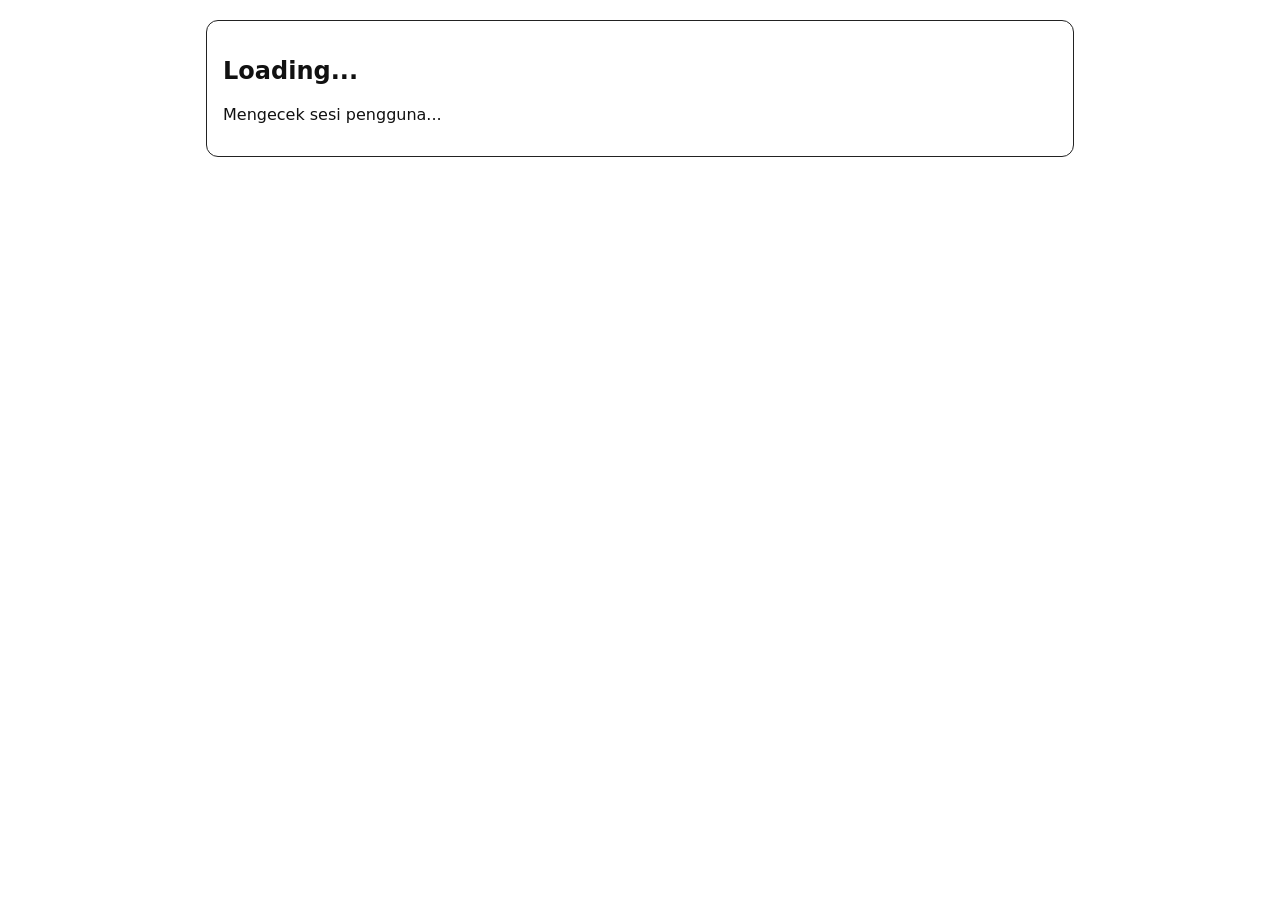
<file: Source-Code/index.html>
<!doctype html>
<html lang="id">
<head>
  <meta charset="utf-8">
  <meta
    name="viewport"
    content="width=device-width, initial-scale=1"
  >

  <title>Komunikasi Web</title>

  <link rel="stylesheet" href="./css/global.css">
</head>

<body>
  <div class="container">
    <div class="card">
      <h2>Loading...</h2>

      <p id="msg">
        Mengecek sesi pengguna...
      </p>
    </div>
  </div>

  <script type="module">
    import { supabase } from "./js/supabase.js";

    const msg = document.getElementById("msg");

    if (!supabase) {
      msg.textContent =
        "PHASE 2 OK - Supabase belum dikonfigurasi.";

      setTimeout(() => {
        location.href = "./login.html";
      }, 800);
    } else {
      const {
        data: { session }
      } = await supabase.auth.getSession();

      location.href = session
        ? "./pages/chat.html"
        : "./login.html";
    }
  </script>
</body>
</html>
</file>
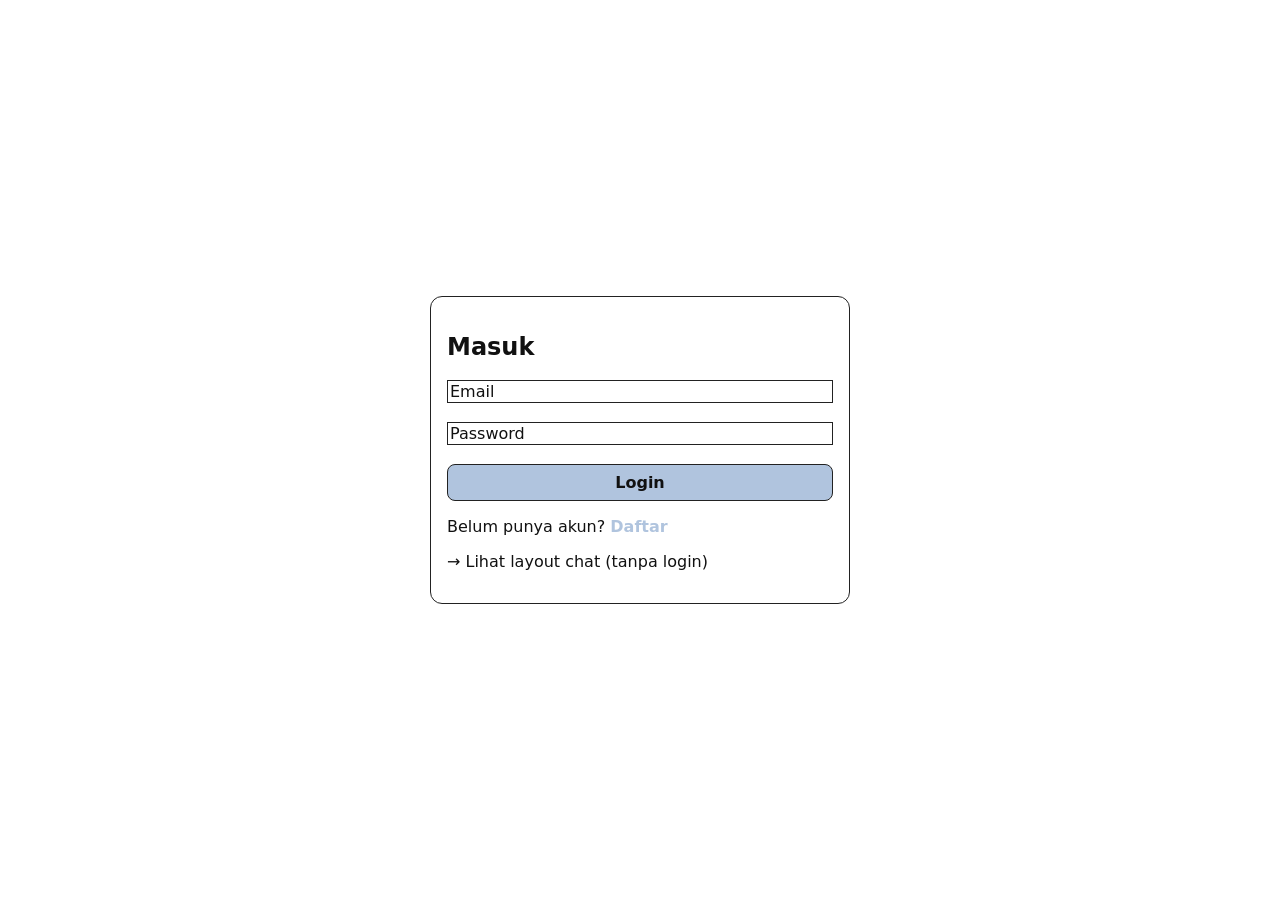
<file: Source-Code/login.html>
<!doctype html>
<html lang="id">
<head>
  <meta charset="utf-8">

  <meta
    name="viewport"
    content="width=device-width, initial-scale=1"
  >

  <title>Login - Komunikasi Web</title>

  <link rel="stylesheet" href="./css/global.css">
  <link rel="stylesheet" href="./css/auth.css">
</head>
<body class="auth-page">
  <div
    class="container"
    style="max-width: 420px"
  >
    <div class="card">
      <h2>Masuk</h2>

      <input
        id="email"
        type="email"
        placeholder="Email"
      >

      <br><br>

      <input
        id="pass"
        type="password"
        placeholder="Password"
      >

      <br><br>

      <button
        id="loginBtn"
        class="btn"
        type="button"
        style="width: 100%">
          Login
      </button>

      <p>
        Belum punya akun?
        <a
          href="./register.html"
          style="color: var(--steel); font-weight: 700"
        >
          Daftar
        </a>
      </p>

      <p>
        <a href="./pages/chat.html">
          → Lihat layout chat (tanpa login)
        </a>
      </p>
    </div>
  </div>
  <script type="module">
    import {
      signIn,
      checkSession
    } from "./js/auth.js";

    await checkSession(false);

    document
      .getElementById("loginBtn")
      .addEventListener("click", async () => {
        const email = document
          .getElementById("email")
          .value
          .trim();

        const password = document
          .getElementById("pass")
          .value;

        if (!email || !password) {
          alert("Email dan password wajib diisi.");
          return;
        }

        await signIn(email, password);
      });
  </script>
</body>
</html>
</file>
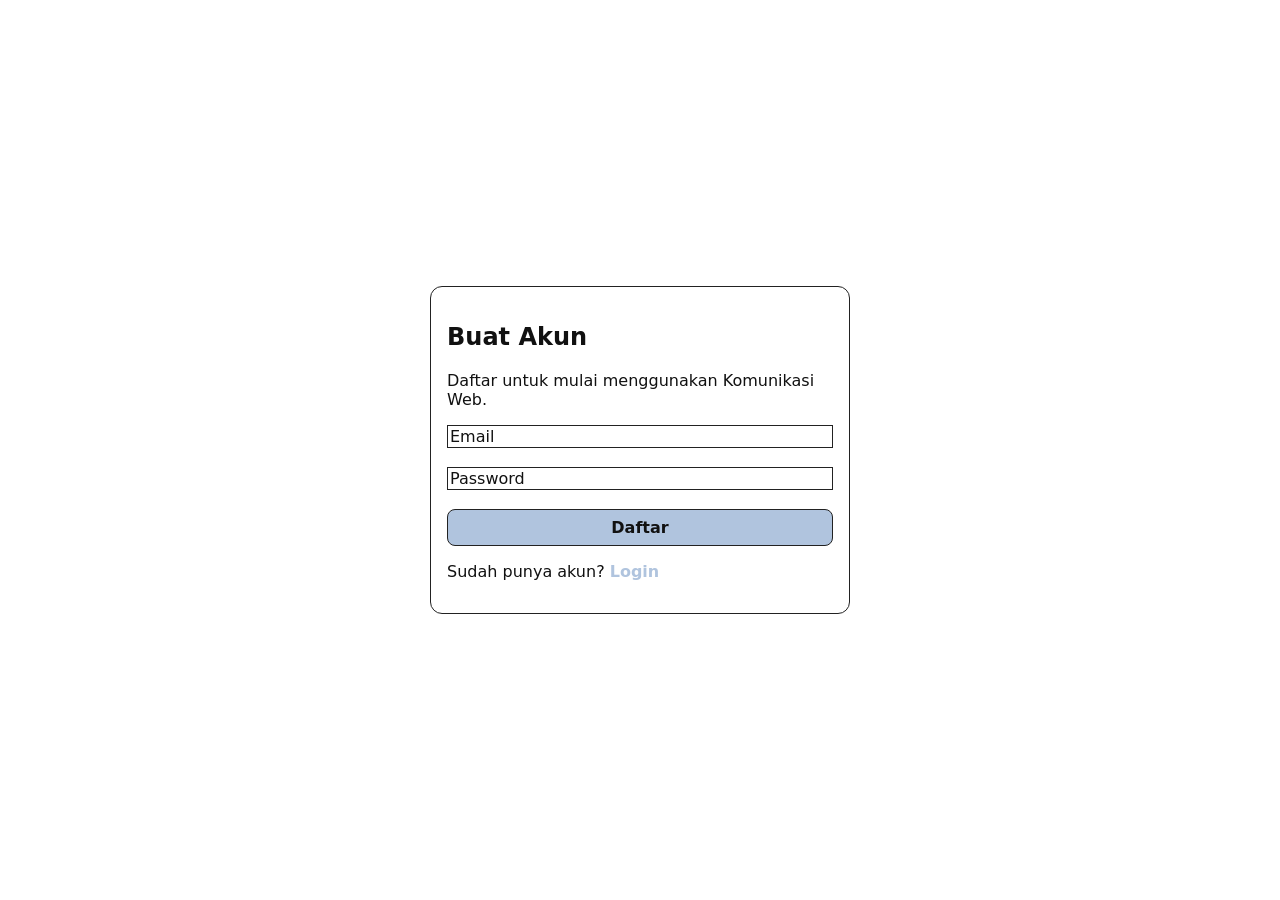
<file: Source-Code/register.html>
<!doctype html>
<html lang="id">
<head>
  <meta charset="utf-8">

  <meta
    name="viewport"
    content="width=device-width, initial-scale=1"
  >

  <title>Daftar - Komunikasi Web</title>

  <link rel="stylesheet" href="./css/global.css">
  <link rel="stylesheet" href="./css/auth.css">
</head>

<body class="auth-page">
  <div
    class="container"
    style="max-width: 420px"
  >
    <div class="card">
      <h2>Buat Akun</h2>

      <p>Daftar untuk mulai menggunakan Komunikasi Web.</p>

      <input
        id="email"
        type="email"
        placeholder="Email"
        autocomplete="email"
      >

      <br><br>

      <input
        id="pass"
        type="password"
        placeholder="Password"
        autocomplete="new-password"
      >

      <br><br>

      <button
        id="registerBtn"
        class="btn"
        type="button"
        style="width: 100%"
      >
        Daftar
      </button>

      <p>
        Sudah punya akun?
        <a
          href="./login.html"
          style="color: var(--steel); font-weight: 700"
        >
          Login
        </a>
      </p>
    </div>
  </div>

<script type="module">
    import {
        signUp,
        checkSession
        } from "./js/auth.js";

    await checkSession(false);

    document
        .getElementById("registerBtn")
        .addEventListener("click", async () => {
        const email = document
        .getElementById("email")
        .value
        .trim();

        const password = document
        .getElementById("pass")
        .value;

        if (!email || !password) {
            alert("Email dan password wajib diisi.");
            return;
        }

        if (password.length < 6) {
            alert("Password minimal 6 karakter.");
            return;
        }

        await signUp(email, password);
        });
</script>
</body>
</html>
</file>
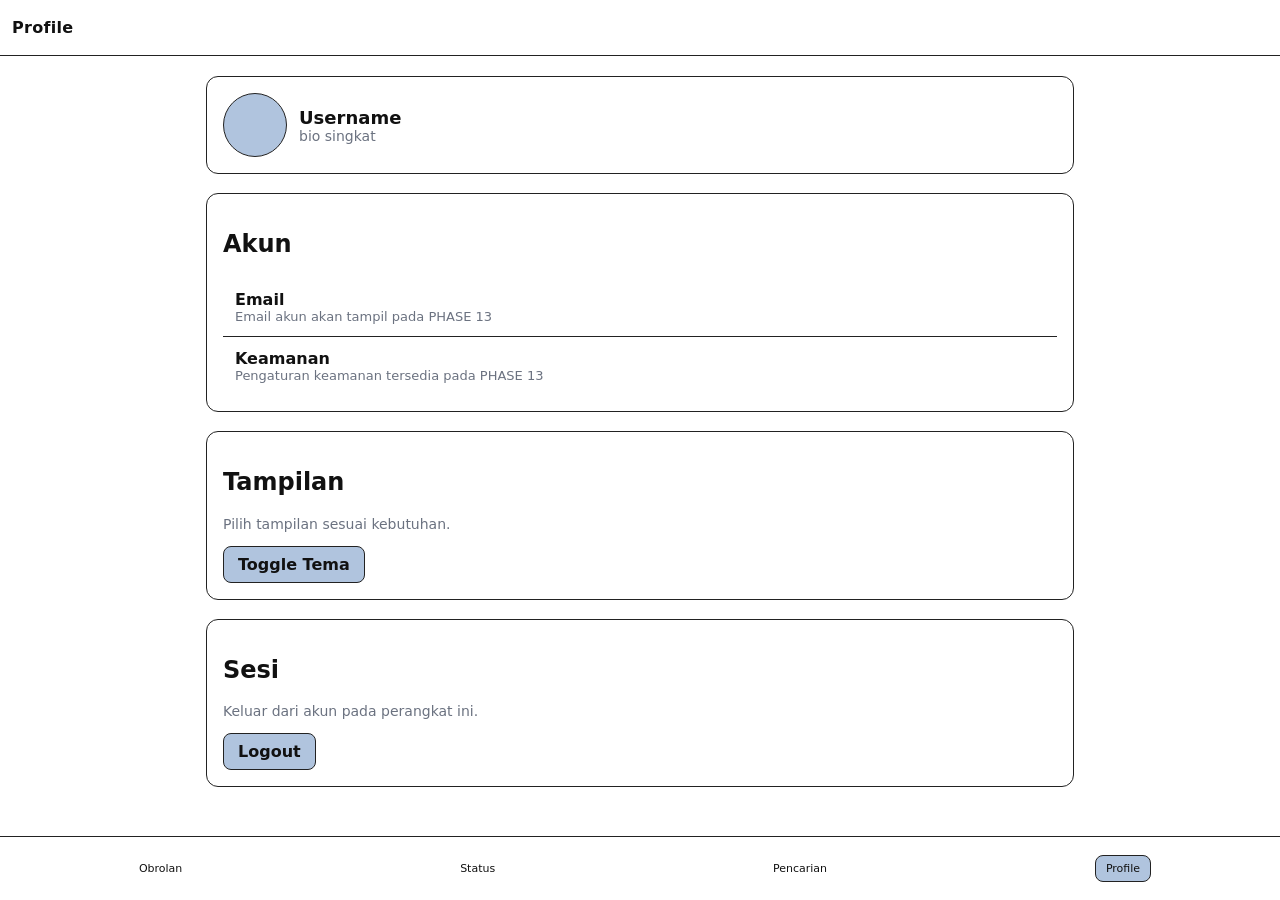
<file: Source-Code/pages/profile.html>
<!doctype html>
<html lang="id">
<head>
  <meta charset="utf-8">

  <meta
    name="viewport"
    content="width=device-width, initial-scale=1"
  >

  <title>Profile - Komunikasi Web</title>

  <link
    rel="stylesheet"
    href="../css/global.css"
  >

  <link
    rel="stylesheet"
    href="../css/profile.css"
  >
</head>

<body>

  <!-- Top Bar -->
  <header class="topbar">
    <div class="brand">
      Profile
    </div>
  </header>


  <!-- Main Content -->
  <main class="container">

    <!-- Profile Card -->
    <div class="card">

      <div
        style="
          display: flex;
          gap: 12px;
          align-items: center;
        "
      >

        <div
          class="avatar"
          style="
            width: 64px;
            height: 64px;
          "
        ></div>

        <div>

          <div
            style="
              font-weight: 800;
              font-size: 18px;
            "
          >
            Username
          </div>

          <div
            style="
              color: var(--muted);
              font-size: 14px;
            "
          >
            bio singkat
          </div>

        </div>

      </div>

    </div>


    <br>


    <!-- Account -->
    <div class="card">

      <h2>Akun</h2>

      <div class="list-item">

        <div>

          <div style="font-weight: 700;">
            Email
          </div>

          <div
            style="
              color: var(--muted);
              font-size: 13px;
            "
          >
            Email akun akan tampil pada PHASE 13
          </div>

        </div>

      </div>

      <div class="list-item">

        <div>

          <div style="font-weight: 700;">
            Keamanan
          </div>

          <div
            style="
              color: var(--muted);
              font-size: 13px;
            "
          >
            Pengaturan keamanan tersedia pada PHASE 13
          </div>

        </div>

      </div>

    </div>


    <br>


    <!-- Theme -->
    <div class="card">

      <h2>Tampilan</h2>

      <p
        style="
          color: var(--muted);
          font-size: 14px;
        "
      >
        Pilih tampilan sesuai kebutuhan.
      </p>

      <button
        class="btn"
        id="themeBtn"
        type="button"
      >
        Toggle Tema
      </button>

    </div>


    <br>


    <!-- Logout -->
    <div class="card">

      <h2>Sesi</h2>

      <p
        style="
          color: var(--muted);
          font-size: 14px;
        "
      >
        Keluar dari akun pada perangkat ini.
      </p>

      <button
        class="btn"
        id="logoutBtn"
        type="button"
      >
        Logout
      </button>

    </div>

  </main>


  <!-- Bottom Navigation -->
  <nav class="bottom-nav">

    <a href="./chat.html">
      Obrolan
    </a>

    <a href="./status.html">
      Status
    </a>

    <a href="./search.html">
      Pencarian
    </a>

    <a
      href="./profile.html"
      class="active"
    >
      Profile
    </a>

  </nav>


  <!-- Scripts -->
  <script type="module">

    import {
      toggleTheme
    } from "../js/theme.js";

    import {
      checkSession,
      signOut
    } from "../js/auth.js";


    const session = await checkSession(true);


    if (session) {

      document
        .getElementById("themeBtn")
        .addEventListener(
          "click",
          toggleTheme
        );


      document
        .getElementById("logoutBtn")
        .addEventListener(
          "click",
          signOut
        );

    }

  </script>

</body>
</html>
</file>
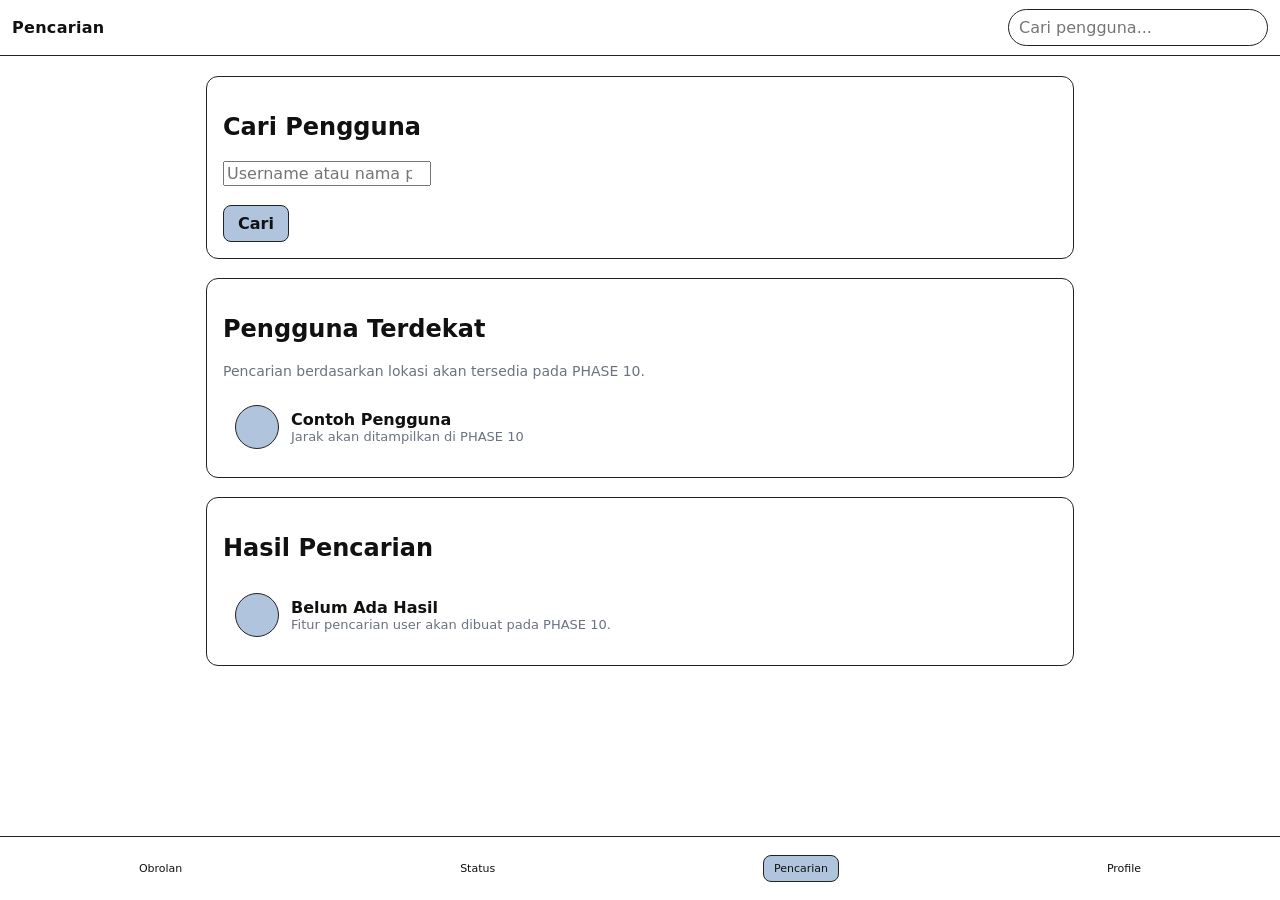
<file: Source-Code/pages/search.html>
<!doctype html>
<html lang="id">
<head>
  <meta charset="utf-8">

  <meta
    name="viewport"
    content="width=device-width, initial-scale=1"
  >

  <title>Pencarian - Komunikasi Web</title>

  <link
    rel="stylesheet"
    href="../css/global.css"
  >

  <link
    rel="stylesheet"
    href="../css/search.css"
  >
</head>

<body>

  <!-- Top Bar -->
  <header class="topbar">
    <div class="brand">
      Pencarian
    </div>

    <input
      type="search"
      placeholder="Cari pengguna..."
      aria-label="Cari pengguna"
    >
  </header>


  <!-- Main Content -->
  <main class="container">

    <!-- Search -->
    <div class="card">

      <h2>Cari Pengguna</h2>

      <input
        id="searchInput"
        type="search"
        placeholder="Username atau nama pengguna"
        autocomplete="off"
      >

      <br><br>

      <button
        id="searchBtn"
        class="btn"
        type="button"
      >
        Cari
      </button>

    </div>


    <br>


    <!-- Location Search -->
    <div class="card">

      <h2>Pengguna Terdekat</h2>

      <p
        style="
          color: var(--muted);
          font-size: 14px;
          margin-top: 0;
        "
      >
        Pencarian berdasarkan lokasi akan tersedia
        pada PHASE 10.
      </p>

      <div class="list-item">

        <div class="avatar"></div>

        <div>

          <div style="font-weight: 700;">
            Contoh Pengguna
          </div>

          <div
            style="
              color: var(--muted);
              font-size: 13px;
            "
          >
            Jarak akan ditampilkan di PHASE 10
          </div>

        </div>

      </div>

    </div>


    <br>


    <!-- Search Result -->
    <div class="card">

      <h2>Hasil Pencarian</h2>

      <div class="list-item">

        <div class="avatar"></div>

        <div>

          <div style="font-weight: 700;">
            Belum Ada Hasil
          </div>

          <div
            style="
              color: var(--muted);
              font-size: 13px;
            "
          >
            Fitur pencarian user akan dibuat pada PHASE 10.
          </div>

        </div>

      </div>

    </div>

  </main>


  <!-- Bottom Navigation -->
  <nav class="bottom-nav">

    <a href="./chat.html">
      Obrolan
    </a>

    <a href="./status.html">
      Status
    </a>

    <a
      href="./search.html"
      class="active"
    >
      Pencarian
    </a>

    <a href="./profile.html">
      Profile
    </a>

  </nav>


  <!-- Scripts -->
  <script type="module">
    import "../js/theme.js";

    import {
      checkSession
    } from "../js/auth.js";

    await checkSession(true);
  </script>

</body>
</html>
</file>
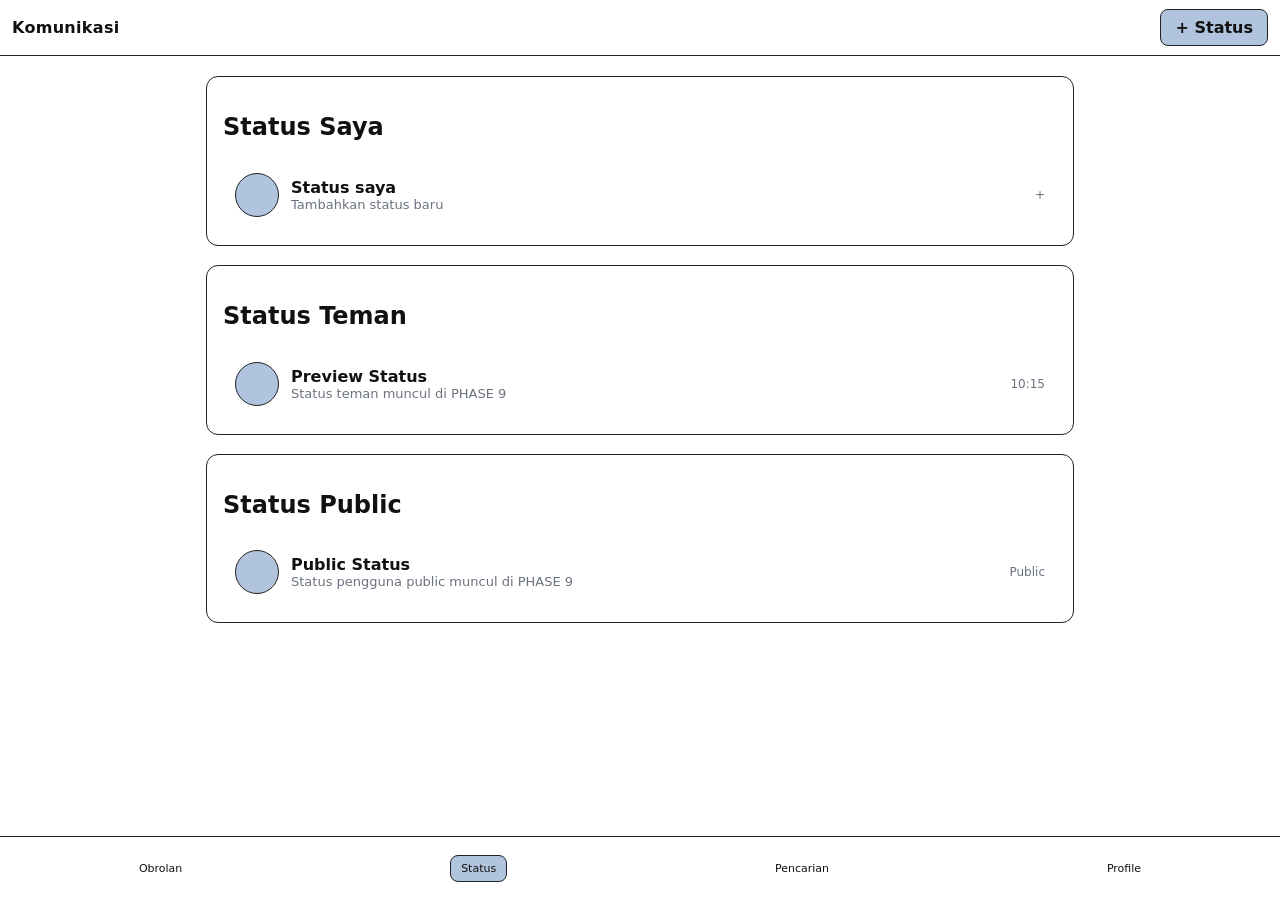
<file: Source-Code/pages/status.html>
<!doctype html>
<html lang="id">
<head>
  <meta charset="utf-8">

  <meta
    name="viewport"
    content="width=device-width, initial-scale=1"
  >

  <title>Status - Komunikasi Web</title>

  <link
    rel="stylesheet"
    href="../css/global.css"
  >

  <link
    rel="stylesheet"
    href="../css/status.css"
  >
</head>

<body>

  <!-- Top Bar -->
  <header class="topbar">
    <div class="brand">
      Komunikasi
    </div>

    <div>
      <button
        class="btn"
        type="button"
      >
        + Status
      </button>
    </div>
  </header>


  <!-- Main Content -->
  <main class="container">

    <!-- Status Saya -->
    <div class="card">
      <h2>Status Saya</h2>

      <div class="list-item">
        <div class="avatar"></div>

        <div>
          <div style="font-weight: 700;">
            Status saya
          </div>

          <div
            style="
              color: var(--muted);
              font-size: 13px;
            "
          >
            Tambahkan status baru
          </div>
        </div>

        <div
          style="
            margin-left: auto;
            color: var(--muted);
            font-size: 12px;
          "
        >
          +
        </div>
      </div>
    </div>


    <br>


    <!-- Status Teman -->
    <div class="card">
      <h2>Status Teman</h2>

      <div class="list-item">
        <div class="avatar"></div>

        <div>
          <div style="font-weight: 700;">
            Preview Status
          </div>

          <div
            style="
              color: var(--muted);
              font-size: 13px;
            "
          >
            Status teman muncul di PHASE 9
          </div>
        </div>

        <div
          style="
            margin-left: auto;
            color: var(--muted);
            font-size: 12px;
          "
        >
          10:15
        </div>
      </div>
    </div>


    <br>


    <!-- Status Public -->
    <div class="card">
      <h2>Status Public</h2>

      <div class="list-item">
        <div class="avatar"></div>

        <div>
          <div style="font-weight: 700;">
            Public Status
          </div>

          <div
            style="
              color: var(--muted);
              font-size: 13px;
            "
          >
            Status pengguna public muncul di PHASE 9
          </div>
        </div>

        <div
          style="
            margin-left: auto;
            color: var(--muted);
            font-size: 12px;
          "
        >
          Public
        </div>
      </div>
    </div>

  </main>


  <!-- Bottom Navigation -->
  <nav class="bottom-nav">

    <a href="./chat.html">
      Obrolan
    </a>

    <a
      href="./status.html"
      class="active"
    >
      Status
    </a>

    <a href="./search.html">
      Pencarian
    </a>

    <a href="./profile.html">
      Profile
    </a>

  </nav>


  <!-- Scripts -->
  <script type="module">
    import "../js/theme.js";

    import {
      checkSession
    } from "../js/auth.js";

    await checkSession(true);
  </script>

</body>
</html>
</file>
<file: Source-Code/css/global.css>
:root {
  --steel: #b0c4de;
  --bg: #ffffff;
  --text: #111111;
  --border: #222222;
  --muted: #6b7280;
  --card: #ffffff;
}

[data-theme="dark"] {
  --bg: #0f1115;
  --text: #e5e7eb;
  --border: #3a3f4b;
  --card: #1a1d24;
}

* {
  box-sizing: border-box;
}

html,
body {
  margin: 0;
  font-family: system-ui, sans-serif;
  background: var(--bg);
  color: var(--text);
}

body {
  min-height: 100vh;
}

a {
  color: inherit;
  text-decoration: none;
}

button,
input {
  font: inherit;
}

.topbar {
  height: 56px;
  padding: 0 12px;

  display: flex;
  align-items: center;
  justify-content: space-between;
  gap: 12px;

  position: sticky;
  top: 0;
  z-index: 10;

  background: var(--bg);
  border-bottom: 1px solid var(--border);
}

.brand {
  font-weight: 800;
  letter-spacing: 0.3px;
}

.topbar input {
  width: 160px;
  padding: 8px 10px;

  background: var(--bg);
  color: var(--text);

  border: 1px solid var(--border);
  border-radius: 20px;
}

.container {
  width: 100%;
  max-width: 900px;
  margin: 0 auto;
  padding: 16px 12px 80px;
}

.card {
  padding: 16px;

  background: var(--card);
  border: 1px solid var(--border);
  border-radius: 12px;
}

.btn {
  padding: 8px 14px;

  background: var(--steel);
  color: #111111;

  border: 1px solid var(--border);
  border-radius: 8px;

  font-weight: 700;
  cursor: pointer;
}

.btn:hover {
  opacity: 0.9;
}

.bottom-nav {
  position: fixed;
  left: 0;
  right: 0;
  bottom: 0;
  z-index: 10;

  height: 64px;

  display: flex;
  align-items: center;
  justify-content: space-around;

  background: var(--bg);
  border-top: 1px solid var(--border);
}

.bottom-nav a {
  padding: 6px 10px;

  font-size: 11px;
  line-height: 1.2;
  text-align: center;

  border-radius: 8px;
}

.bottom-nav a.active {
  background: var(--steel);
  color: #111111;
  border: 1px solid var(--border);
}

.list-item {
  display: flex;
  align-items: center;
  gap: 12px;

  padding: 12px;

  border-bottom: 1px solid var(--border);
}

.list-item:last-child {
  border-bottom: none;
}

.avatar {
  width: 44px;
  height: 44px;
  flex-shrink: 0;

  background: var(--steel);
  border: 1px solid var(--border);
  border-radius: 50%;
}

@media (min-width: 768px) {
  .topbar input {
    width: 260px;
  }

  .container {
    padding: 20px 16px 20px;
  }
}
</file>
<file: Source-Code/css/auth.css>
/* =========================================================
   AUTH PAGE
   Login dan Register mengikuti tema perangkat
   ========================================================= */

.auth-page {
  min-height: 100vh;

  display: flex;
  align-items: center;
  justify-content: center;

  padding: 24px;
}


/* =========================================================
   AUTH CONTAINER
   ========================================================= */

.auth-page .container {
  width: 100%;
  max-width: 420px;
  padding: 0;
}


/* =========================================================
   AUTH CARD
   ========================================================= */

.auth-page .card {
  width: 100%;
}


/* =========================================================
   INPUT
   ========================================================= */

.auth-page input {
  width: 100%;

  background: var(--bg);
  color: var(--text);

  border: 1px solid var(--border);

  caret-color: var(--text);

  -webkit-text-fill-color: var(--text);
}

.auth-page input::placeholder {
  color: var(--muted);
  opacity: 1;
}


/* =========================================================
   BUTTON
   ========================================================= */

.auth-page .btn {
  width: 100%;
}


/* =========================================================
   DARK MODE MENGIKUTI DEVICE
   ========================================================= */

@media (prefers-color-scheme: dark) {
  .auth-page {
    --bg: #0f1115;
    --text: #e5e7eb;
    --border: #3a3f4b;
    --card: #1a1d24;
    --muted: #9ca3af;

    background: var(--bg);
    color: var(--text);

    color-scheme: dark;
  }
}


/* =========================================================
   LIGHT MODE MENGIKUTI DEVICE
   ========================================================= */

@media (prefers-color-scheme: light) {
  .auth-page {
    --bg: #ffffff;
    --text: #111111;
    --border: #222222;
    --card: #ffffff;
    --muted: #6b7280;

    background: var(--bg);
    color: var(--text);

    color-scheme: light;
  }
}


/* =========================================================
   BANTU CHROME AUTOFILL AGAR TEKS TETAP TERBACA
   ========================================================= */

.auth-page input:-webkit-autofill,
.auth-page input:-webkit-autofill:hover,
.auth-page input:-webkit-autofill:focus {
  -webkit-text-fill-color: var(--text);

  box-shadow:
    0 0 0 1000px var(--bg) inset;
}
</file>
<file: Source-Code/css/profile.css>
/* PHASE 2: placeholder.
   Tambahkan style profile pada PHASE terkait.
*/
</file>
<file: Source-Code/css/search.css>
/* PHASE 2: placeholder.
   Tambahkan style search pada PHASE terkait.
*/
</file>
<file: Source-Code/css/status.css>
/* PHASE 2: placeholder.
   Tambahkan style status pada PHASE terkait.
*/
</file>
